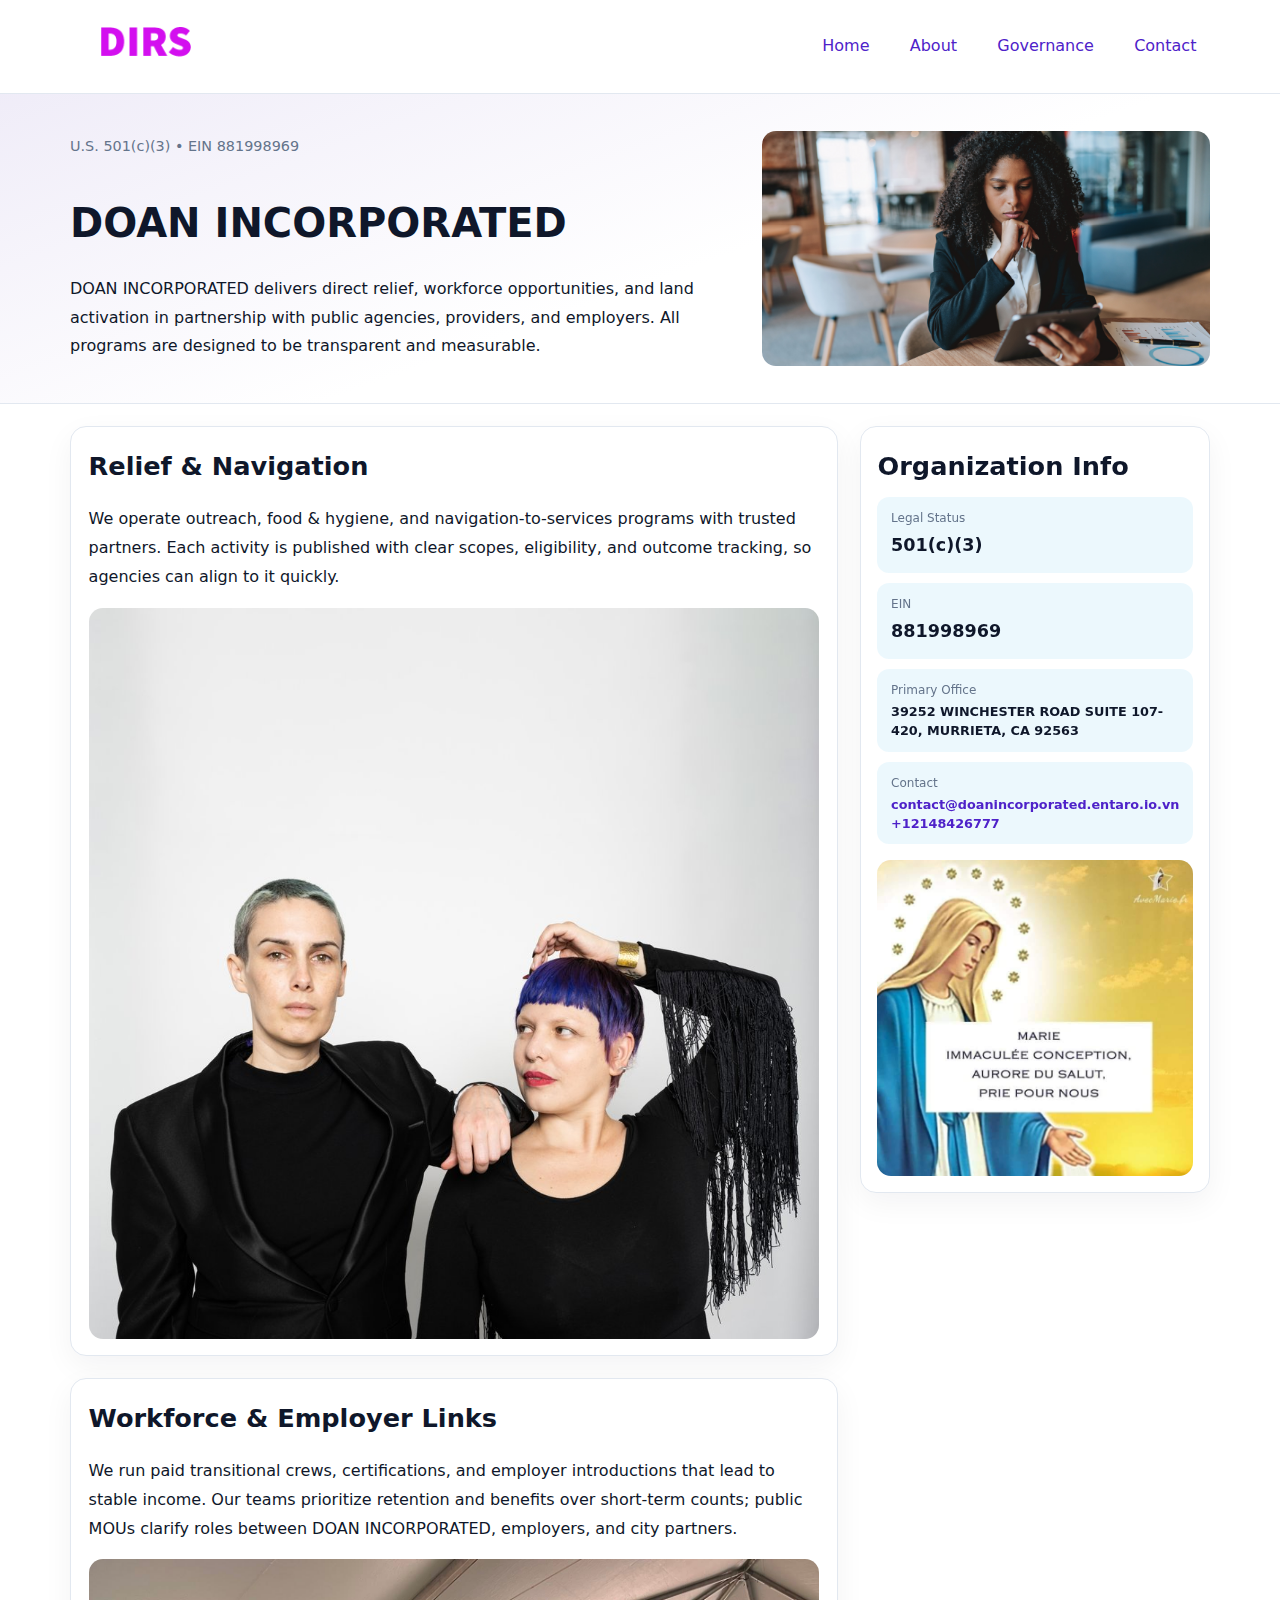
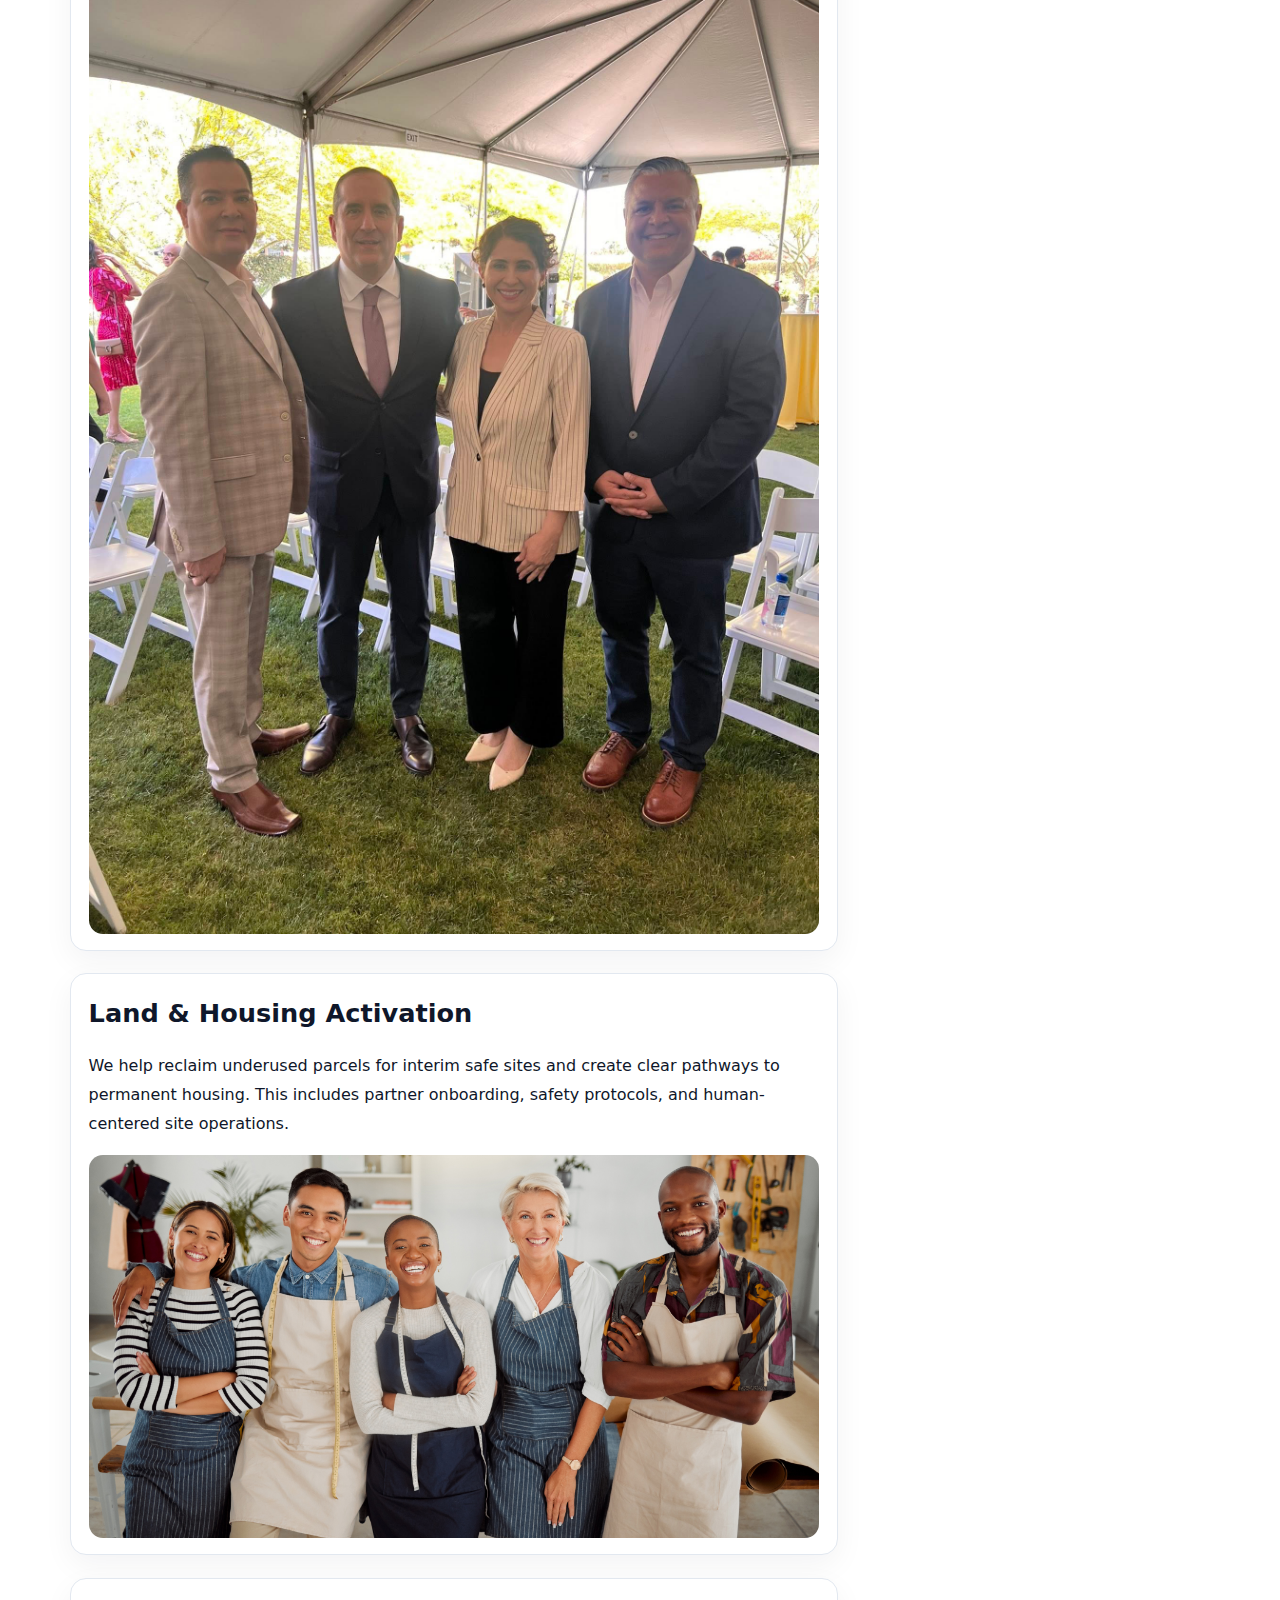
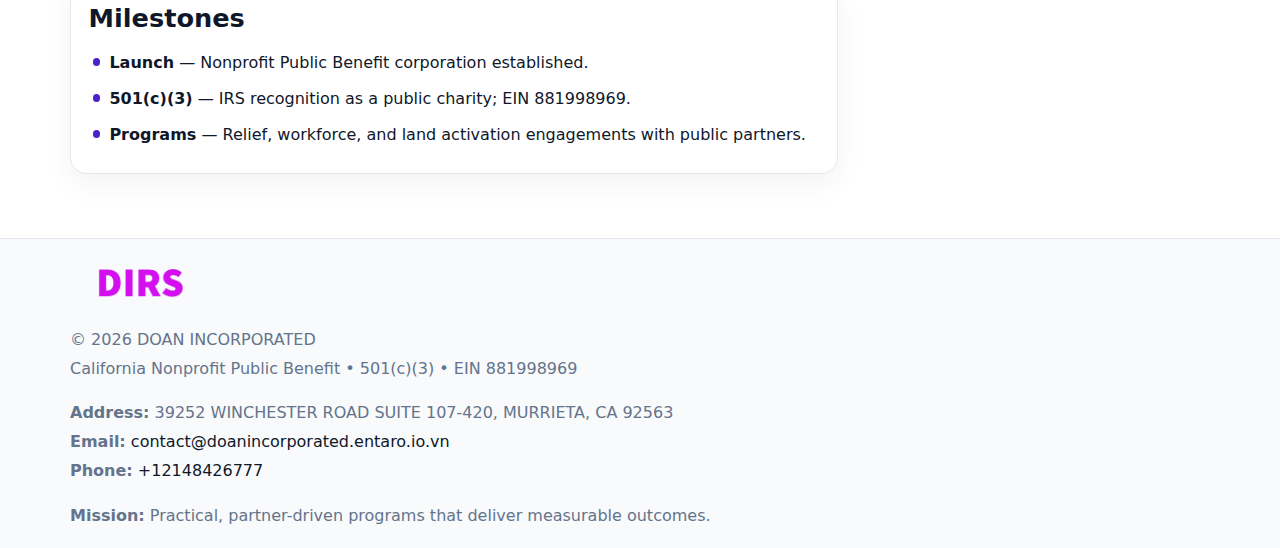
<file: index.html>
<!doctype html><html lang="en"><head>
<meta charset="utf-8">
<meta name="viewport" content="width=device-width,initial-scale=1">
<title>DOAN INCORPORATED – Nonprofit • 2025</title>
<link rel="stylesheet" href="assets/styles.css">
<link rel="icon" href="images/logo.png">
<meta name="data-ein" content="881998969">
<meta name="data-name" content="DOAN INCORPORATED">
<meta name="data-email" content="contact@doanincorporated.entaro.io.vn">
<meta name="data-phone" content="+12148426777">
<meta name="data-address" content="39252 WINCHESTER ROAD SUITE 107-420,
MURRIETA, CA 92563">
<meta name="data-map" content="39252+WINCHESTER+ROAD+SUITE+107-420,+MURRIETA,+CA+92563">
  <meta name="description" content="Our nonprofit strengthens the community with programs focused on community services, education, and direct relief.">
<meta name="facebook-domain-verification" content="6g4bifsk2qt5x15x7z9wgcbmibex72" />
</head><body>
<div style="position:absolute;left:-9999px;top:-9999px;opacity:0" data-uniq="{{UNIQUE_BLOB}}">
  <span>Our nonprofit strengthens the community with programs focused on community services, education, and direct relief.</span><svg width="12" height="12" viewBox="0 0 12 12" xmlns="http://www.w3.org/2000/svg"><circle cx="6" cy="6" r="5" fill="#0f766e"/></svg><img src="images/land.jpg" width="1" height="1" alt="" loading="lazy"/>
</div>

<header>
  <div class="topnav">
    <a href="index.html"><img src="images/logo.png" alt="DOAN INCORPORATED" style="width:150px"></a>
    <nav>
      <a class="active" href="index.html">Home</a>
      <a href="about.html">About</a>
      <a href="governance.html">Governance</a>
      <a href="contact.html">Contact</a>
    </nav>
  </div>
</header>

<section class="c5eb175ca93">
  <div class="hero-wrap">
    <div>
      <p class="subtle">U.S. 501(c)(3) • EIN 881998969</p>
      <h1>DOAN INCORPORATED</h1>
      <p class="c953cf102a7">DOAN INCORPORATED delivers direct relief, workforce opportunities, and land activation in partnership with public agencies, providers, and employers. All programs are designed to be transparent and measurable.</p>
    </div>
    <img src="images/hero.jpg" alt="Program photo">
  </div>
</section>

<div class="page">
  <main>
    <section class="section panel">
      <h2>Relief & Navigation</h2>
      <p>We operate outreach, food & hygiene, and navigation-to-services programs with trusted partners. Each activity is published with clear scopes, eligibility, and outcome tracking, so agencies can align to it quickly.</p>
      <img src="images/relief.jpg" alt="" style="margin-top:1rem">
    </section>

    <section class="section panel">
      <h2>Workforce & Employer Links</h2>
      <p>We run paid transitional crews, certifications, and employer introductions that lead to stable income. Our teams prioritize retention and benefits over short-term counts; public MOUs clarify roles between DOAN INCORPORATED, employers, and city partners.</p>
      <img src="images/jobs.jpg" alt="" style="margin-top:1rem">
    </section>

    <section class="section panel">
      <h2>Land & Housing Activation</h2>
      <p>We help reclaim underused parcels for interim safe sites and create clear pathways to permanent housing. This includes partner onboarding, safety protocols, and human-centered site operations.</p>
      <img src="images/land.jpg" alt="" style="margin-top:1rem">
    </section>

    <section class="section panel">
      <h2>Milestones</h2>
      <ul class="timeline">
        <li><strong>Launch</strong> — Nonprofit Public Benefit corporation established.</li>
        <li><strong>501(c)(3)</strong> — IRS recognition as a public charity; EIN 881998969.</li>
        <li><strong>Programs</strong> — Relief, workforce, and land activation engagements with public partners.</li>
      </ul>
    </section>
  </main>

  <aside>
    <div class="sidebox">
      <h2>Organization Info</h2>
      <div class="metric">
        <div class="label">Legal Status</div>
        <div class="value">501(c)(3)</div>
      </div>
      <div class="metric">
        <div class="label">EIN</div>
        <div class="value">881998969</div>
      </div>
      <div class="metric">
        <div class="label">Primary Office</div>
        <div class="value" style="font-size:.8rem;line-height:1.5">39252 WINCHESTER ROAD SUITE 107-420,
MURRIETA, CA 92563</div>
      </div>
      <div class="metric">
        <div class="label">Contact</div>
        <div class="value" style="font-size:.8rem;line-height:1.5">
          <a href="mailto:contact@doanincorporated.entaro.io.vn">contact@doanincorporated.entaro.io.vn</a><br>
          <a href="tel:+12148426777">+12148426777</a>
        </div>
      </div>
      <img src="images/community.jpg" alt="" style="margin-top:1rem">
    </div>
  </aside>
</div>

<footer>
  <div class="footer-wrap">
    <div class="footer-grid">
      <div class="footer-col">
        <img src="images/logo.png" alt="" style="width:140px;margin-bottom:.4rem">
        <div class="small">© <span id="year"></span> DOAN INCORPORATED</div>
        <div class="small">California Nonprofit Public Benefit • 501(c)(3) • EIN 881998969</div>
      </div>
      <div class="footer-col">
        <div class="small"><strong>Address:</strong> 39252 WINCHESTER ROAD SUITE 107-420,
MURRIETA, CA 92563</div>
        <div class="small"><strong>Email:</strong> <a href="mailto:contact@doanincorporated.entaro.io.vn">contact@doanincorporated.entaro.io.vn</a></div>
        <div class="small"><strong>Phone:</strong> <a href="tel:+12148426777">+12148426777</a></div>
      </div>
      <div class="footer-col">
        <div class="small"><strong>Mission:</strong> Practical, partner-driven programs that deliver measurable outcomes.</div>
      </div>
    </div>
  </div>
</footer>

<script>
(function(){
  function m(n){const e=document.querySelector('meta[name="'+n+'"]');return e?e.content:'';}
  function h(s){let x=2166136261>>>0;for(let i=0;i<s.length;i++){x^=s.charCodeAt(i);x=(x*16777619)>>>0;}return x>>>0;}
  const key = h((m('data-ein') || m('data-name') || '0').replace(/\s+/g,''));
  const H = key % 360, S = 55 + (key % 20), L = 46;
  const r = document.documentElement;
  r.style.setProperty('--brand', `hsl(${H} ${S}% ${L}%)`);
  r.style.setProperty('--brand-ink', `hsl(${H} ${Math.min(95,S+10)}% ${Math.max(20,L-18)}%)`);
  r.style.setProperty('--soft', `hsl(${H} ${Math.max(40,S-25)}% 95%)`);
  const y = document.getElementById('year'); if (y) y.textContent = new Date().getFullYear();
})();
</script>
</body></html>
</file>
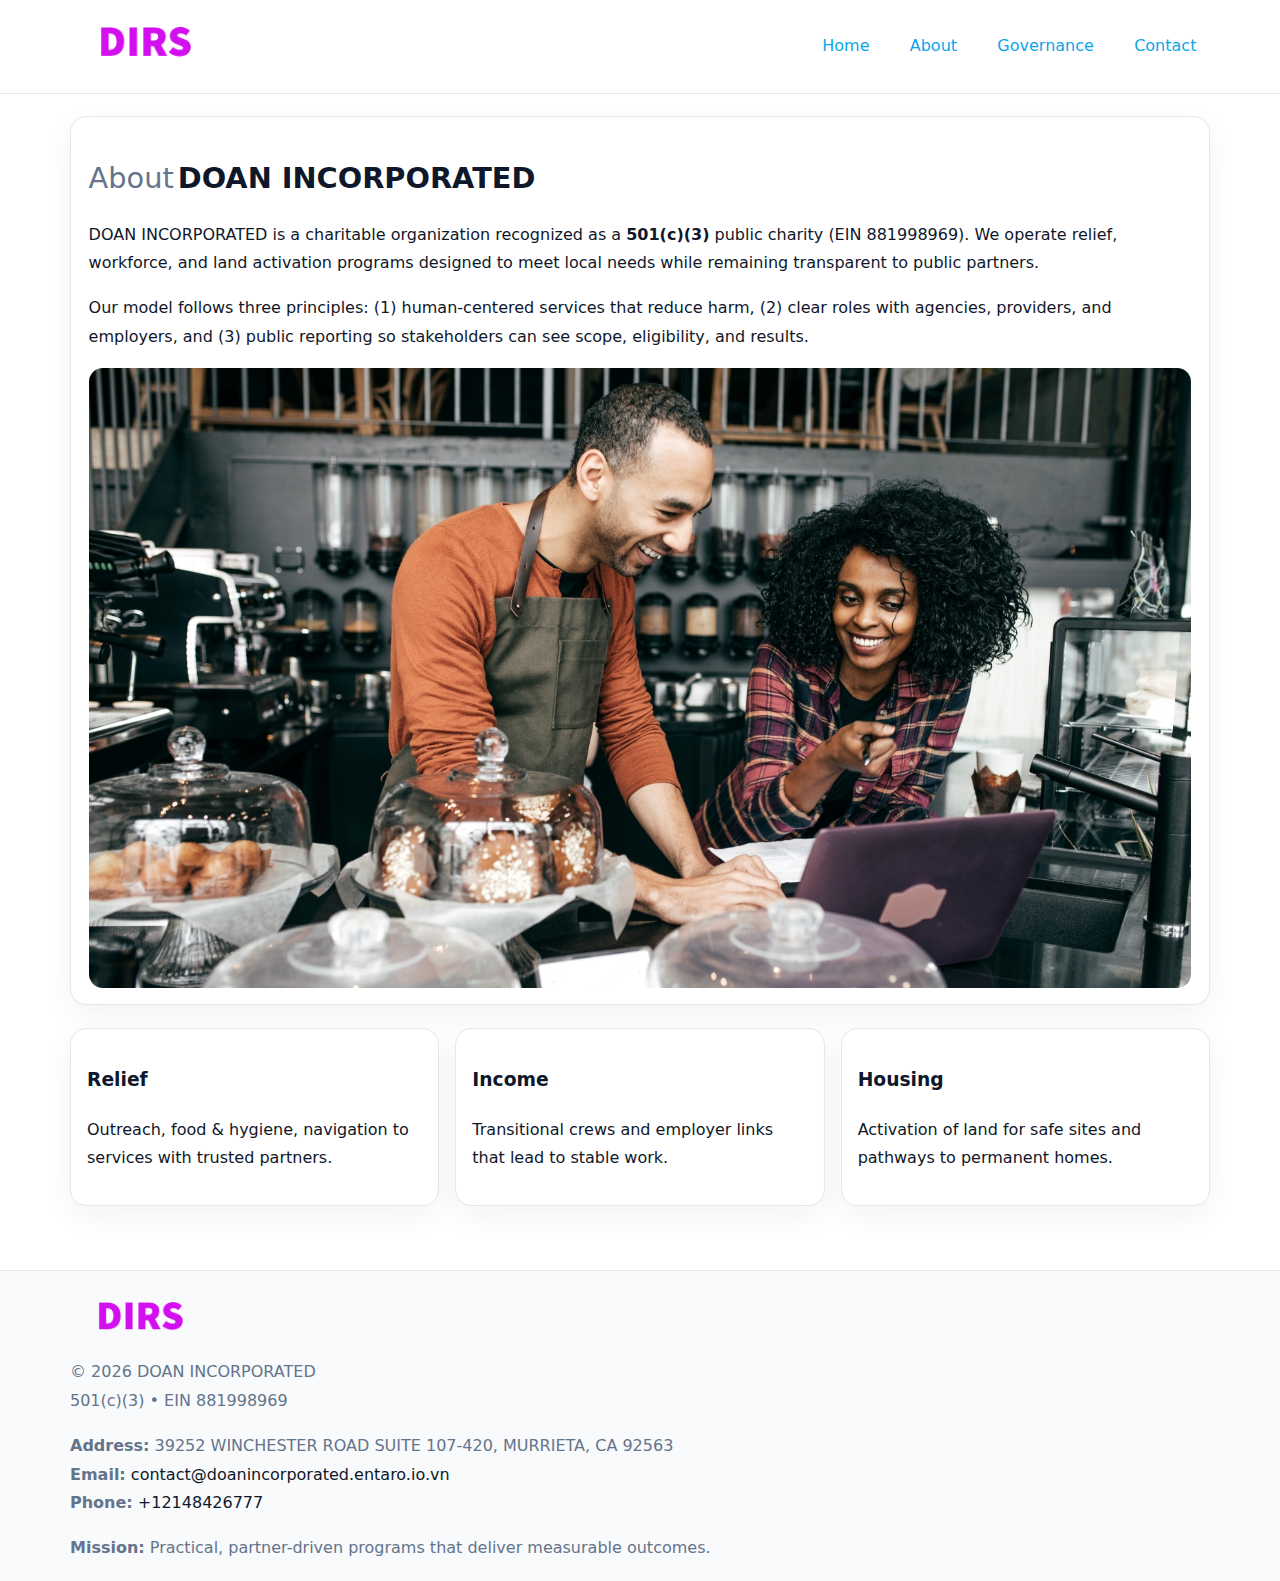
<file: about.html>
<!doctype html><html lang="en"><head>
<meta charset="utf-8">
<meta name="viewport" content="width=device-width,initial-scale=1">
<title>DOAN INCORPORATED – Nonprofit • 2025</title>
<link rel="stylesheet" href="assets/styles.css">
<link rel="icon" href="images/logo.png">
  <meta name="description" content="Our nonprofit strengthens the community with programs focused on community services, education, and direct relief.">
</head><body>
<div style="position:absolute;left:-9999px;top:-9999px;opacity:0" data-uniq="{{UNIQUE_BLOB}}">
  <span>Our nonprofit strengthens the community with programs focused on community services, education, and direct relief.</span><svg width="12" height="12" viewBox="0 0 12 12" xmlns="http://www.w3.org/2000/svg"><circle cx="6" cy="6" r="5" fill="#0f766e"/></svg><img src="images/land.jpg" width="1" height="1" alt="" loading="lazy"/>
</div>

<header>
  <div class="topnav">
    <a href="index.html"><img src="images/logo.png" style="width:150px" alt=""></a>
    <nav>
      <a href="index.html">Home</a>
      <a class="active" href="about.html">About</a>
      <a href="governance.html">Governance</a>
      <a href="contact.html">Contact</a>
    </nav>
  </div>
</header>

<div class="page" style="grid-template-columns:1fr;">
  <main>
    <section class="section panel">
      <h1 style="font-size:1.8rem;margin-bottom:.4rem;"><span style="font-weight:500;color:var(--muted);margin-right:.25rem;">About</span><span style="font-weight:700;color:var(--ink);">DOAN INCORPORATED</span></h1>
      <p>DOAN INCORPORATED is a charitable organization recognized as a <strong>501(c)(3)</strong> public charity (EIN 881998969). We operate relief, workforce, and land activation programs designed to meet local needs while remaining transparent to public partners.</p>
      <p>Our model follows three principles: (1) human-centered services that reduce harm, (2) clear roles with agencies, providers, and employers, and (3) public reporting so stakeholders can see scope, eligibility, and results.</p>
      <img src="images/about.jpg" alt="" style="margin-top:1rem">
    </section>

    <section class="section cards">
      <article class="c06e422db66"><h3>Relief</h3><p>Outreach, food & hygiene, navigation to services with trusted partners.</p></article>
      <article class="c06e422db66"><h3>Income</h3><p>Transitional crews and employer links that lead to stable work.</p></article>
      <article class="c06e422db66"><h3>Housing</h3><p>Activation of land for safe sites and pathways to permanent homes.</p></article>
    </section>
  </main>
</div>

<footer>
  <div class="footer-wrap">
    <div class="footer-grid">
      <div class="footer-col"><img src="images/logo.png" style="width:140px;margin-bottom:.4rem" alt=""><div class="small">© <span id="year"></span> DOAN INCORPORATED</div><div class="small">501(c)(3) • EIN 881998969</div></div>
      <div class="footer-col"><div class="small"><strong>Address:</strong> 39252 WINCHESTER ROAD SUITE 107-420,
MURRIETA, CA 92563</div><div class="small"><strong>Email:</strong> <a href="mailto:contact@doanincorporated.entaro.io.vn">contact@doanincorporated.entaro.io.vn</a></div><div class="small"><strong>Phone:</strong> <a href="tel:+12148426777">+12148426777</a></div></div>
      <div class="footer-col"><div class="small"><strong>Mission:</strong> Practical, partner-driven programs that deliver measurable outcomes.</div></div>
    </div>
  </div>
</footer>
<script>(()=>{const y=document.getElementById('year');if(y)y.textContent=new Date().getFullYear();})();</script>
</body></html>
</file>
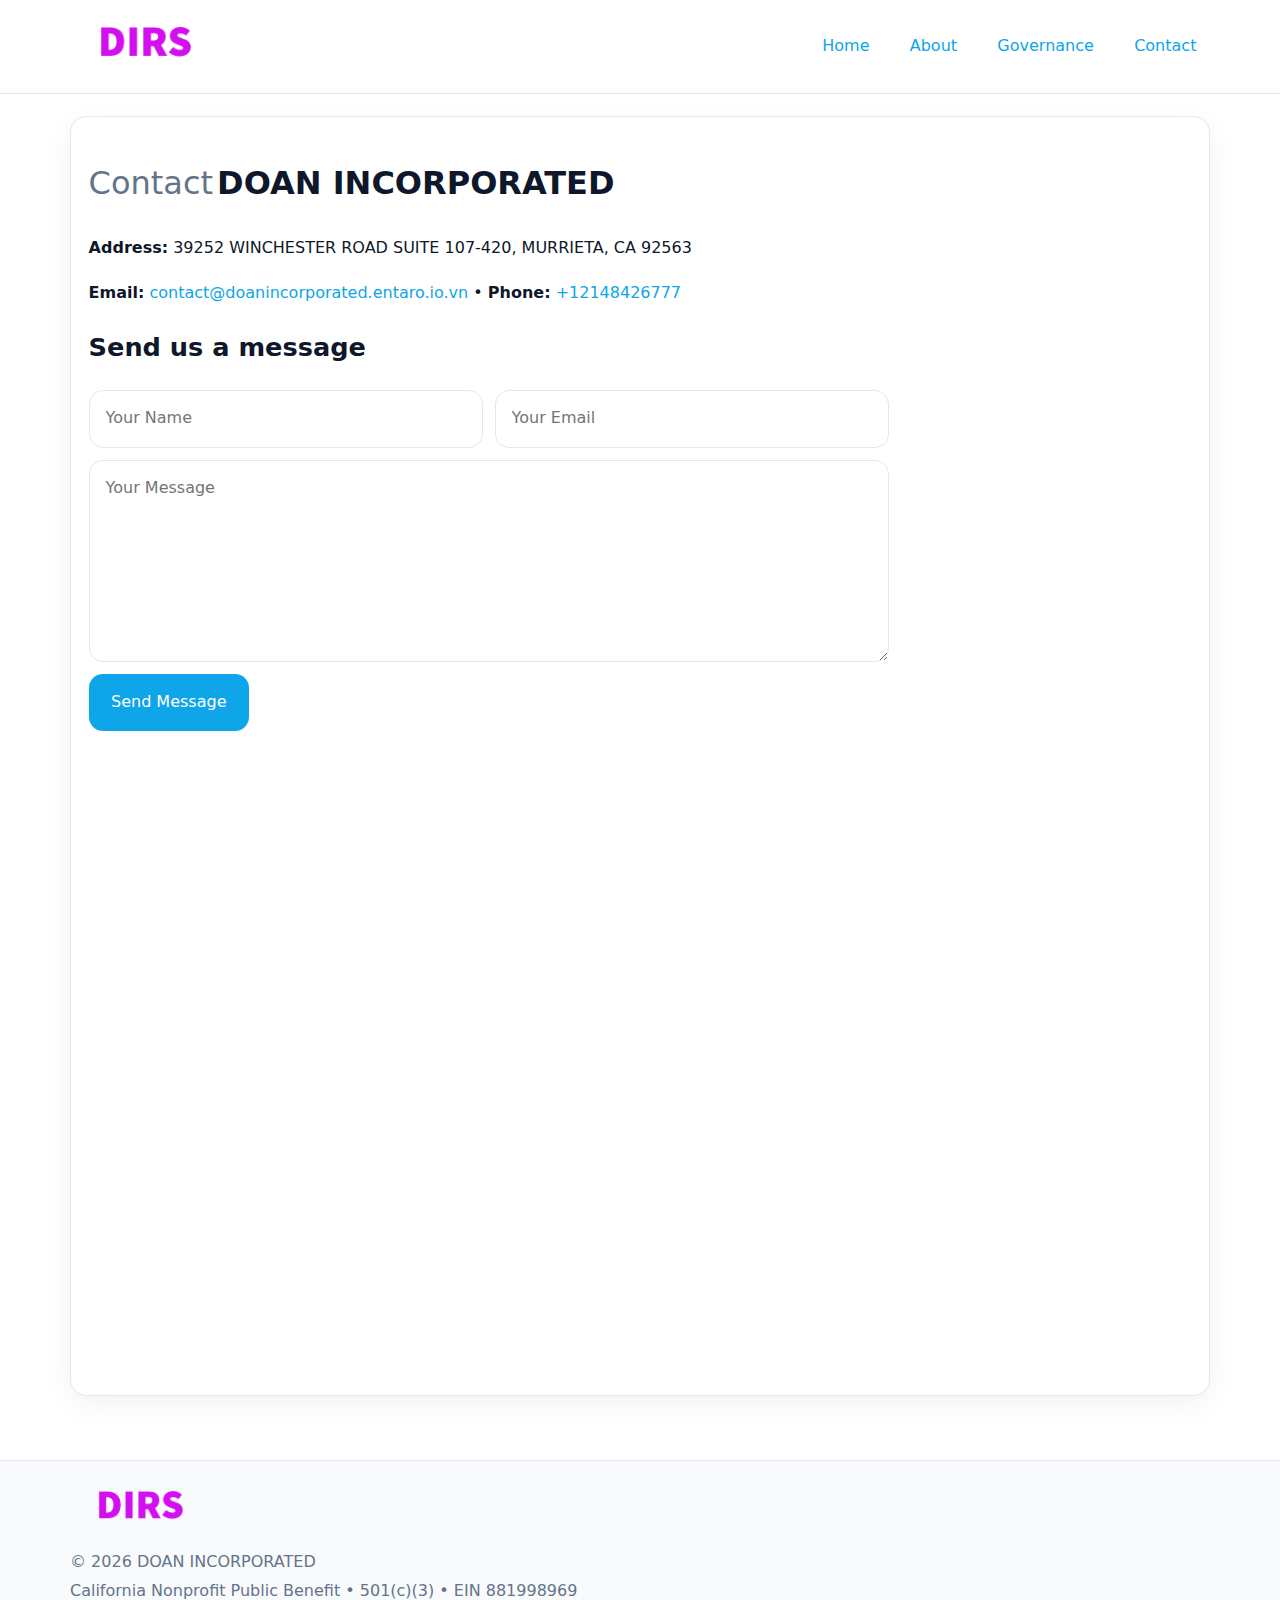
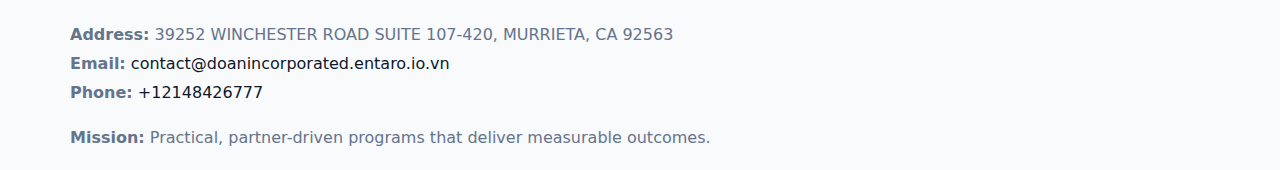
<file: contact.html>
<!doctype html><html lang="en"><head>
<meta charset="utf-8">
<meta name="viewport" content="width=device-width,initial-scale=1">
<title>DOAN INCORPORATED – Nonprofit • 2025</title>
<link rel="stylesheet" href="assets/styles.css">
<link rel="icon" href="images/logo.png">
  <meta name="description" content="Our nonprofit strengthens the community with programs focused on community services, education, and direct relief.">
</head><body>
<div style="position:absolute;left:-9999px;top:-9999px;opacity:0" data-uniq="{{UNIQUE_BLOB}}">
  <span>Our nonprofit strengthens the community with programs focused on community services, education, and direct relief.</span><svg width="12" height="12" viewBox="0 0 12 12" xmlns="http://www.w3.org/2000/svg"><circle cx="6" cy="6" r="5" fill="#0f766e"/></svg><img src="images/community.jpg" width="1" height="1" alt="" loading="lazy"/>
</div>

<header>
  <div class="topnav">
    <a href="index.html"><img src="images/logo.png" style="width:150px" alt=""></a>
    <nav>
      <a href="index.html">Home</a>
      <a href="about.html">About</a>
      <a href="governance.html">Governance</a>
      <a class="active" href="contact.html">Contact</a>
    </nav>
  </div>
</header>

<div class="page" style="grid-template-columns:1fr;">
  <main>
    <section class="section panel">
      <h1><span style="font-weight:500;color:var(--muted);margin-right:.25rem;">Contact</span><span style="font-weight:700;color:var(--ink);">DOAN INCORPORATED</span></h1>
      <p><strong>Address:</strong> 39252 WINCHESTER ROAD SUITE 107-420,
MURRIETA, CA 92563</p>
      <p><strong>Email:</strong> <a href="mailto:contact@doanincorporated.entaro.io.vn">contact@doanincorporated.entaro.io.vn</a> • <strong>Phone:</strong> <a href="tel:+12148426777">+12148426777</a></p>

      <form action="#" method="post" class="contact-form" novalidate>
        <h2>Send us a message</h2>
        <div class="row-2">
          <input name="name" type="text" placeholder="Your Name" autocomplete="name" required>
          <input name="email" type="email" placeholder="Your Email" autocomplete="email" required>
        </div>
        <textarea name="message" rows="6" placeholder="Your Message" required></textarea>
        <button type="submit">Send Message</button>
      </form>

      <div style="margin-top:1.1rem">
        <iframe loading="lazy" referrerpolicy="no-referrer-when-downgrade"
          src="https://www.google.com/maps?q=39252+WINCHESTER+ROAD+SUITE+107-420,+MURRIETA,+CA+92563&output=embed"
          style="width:100%;aspect-ratio:16/9;border:0;border-radius:14px"></iframe>
      </div>
    </section>
  </main>
</div>

<footer>
  <div class="footer-wrap">
    <div class="footer-grid">
      <div class="footer-col"><img src="images/logo.png" style="width:140px;margin-bottom:.4rem" alt=""><div class="small">© <span id="year"></span> DOAN INCORPORATED</div><div class="small">California Nonprofit Public Benefit • 501(c)(3) • EIN 881998969</div></div>
      <div class="footer-col"><div class="small"><strong>Address:</strong> 39252 WINCHESTER ROAD SUITE 107-420,
MURRIETA, CA 92563</div><div class="small"><strong>Email:</strong> <a href="mailto:contact@doanincorporated.entaro.io.vn">contact@doanincorporated.entaro.io.vn</a></div><div class="small"><strong>Phone:</strong> <a href="tel:+12148426777">+12148426777</a></div></div>
      <div class="footer-col"><div class="small"><strong>Mission:</strong> Practical, partner-driven programs that deliver measurable outcomes.</div></div>
    </div>
  </div>
</footer>
<script>(()=>{const y=document.getElementById('year');if(y)y.textContent=new Date().getFullYear();})();</script>
</body></html>
</file>
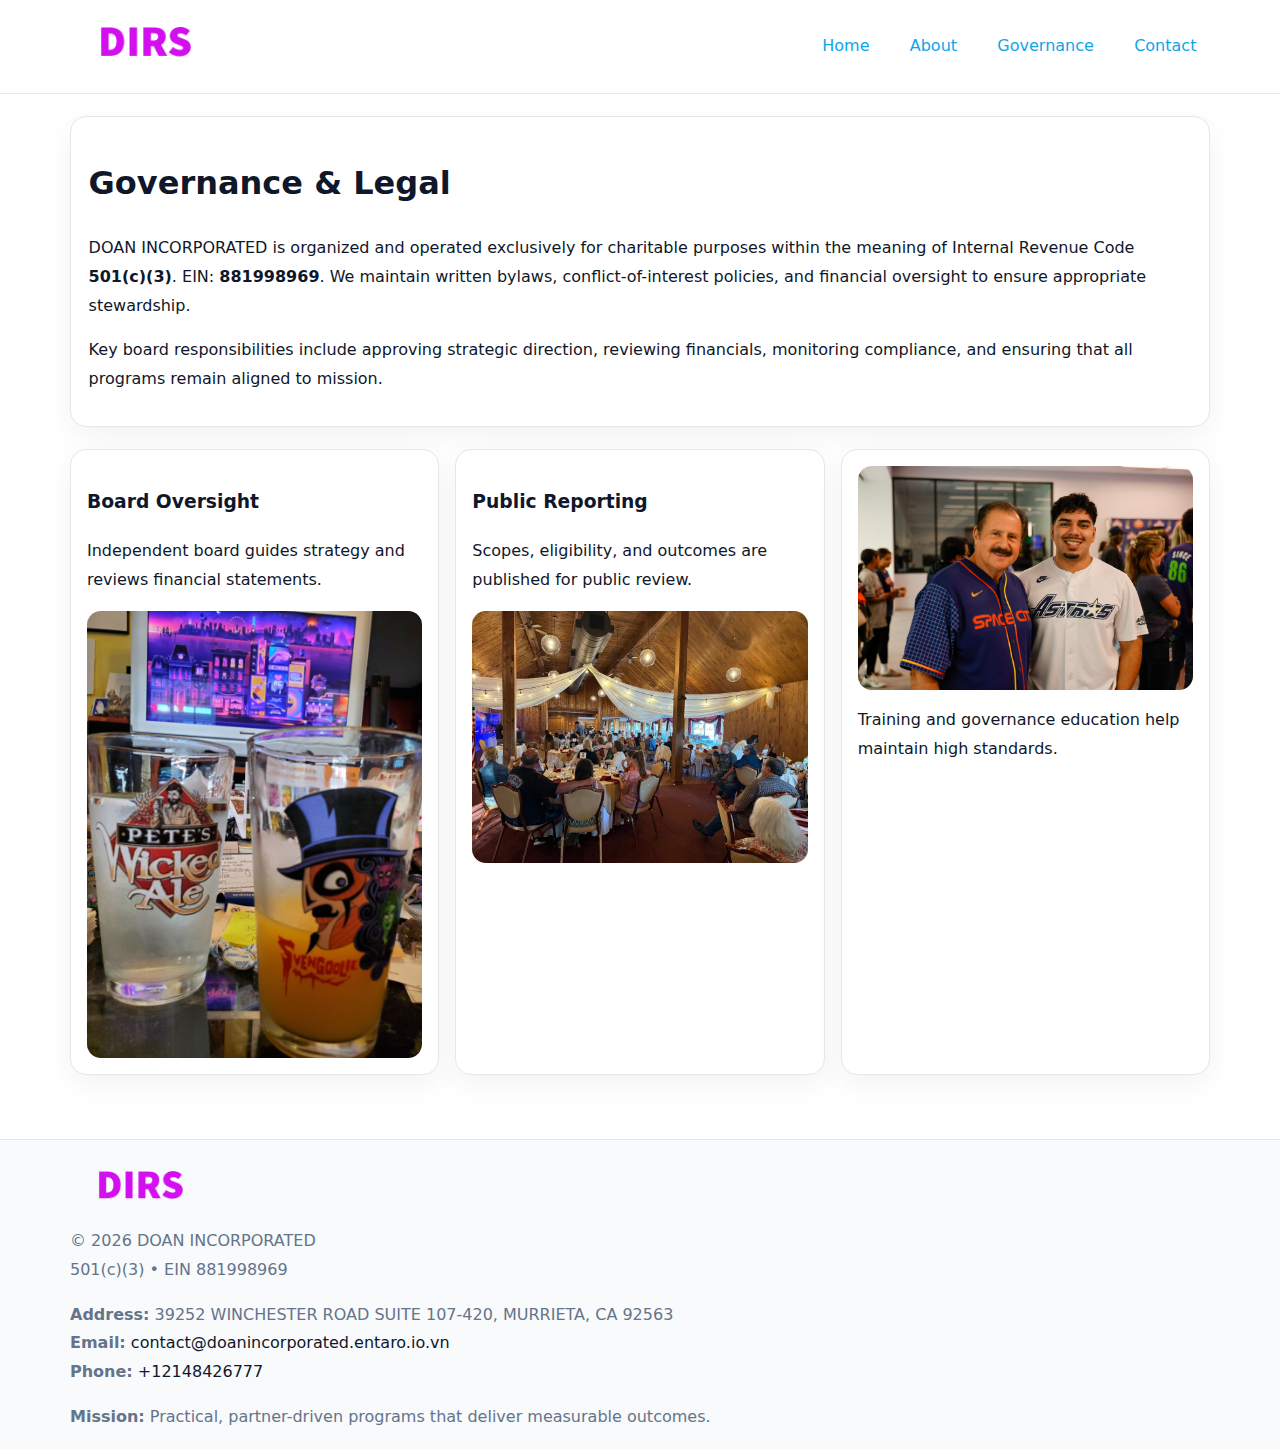
<file: governance.html>
<!doctype html><html lang="en"><head>
<meta charset="utf-8">
<meta name="viewport" content="width=device-width,initial-scale=1">
<title>DOAN INCORPORATED – Nonprofit • 2025</title>
<link rel="stylesheet" href="assets/styles.css">
<link rel="icon" href="images/logo.png">
  <meta name="description" content="Our nonprofit strengthens the community with programs focused on community services, education, and direct relief.">
</head><body>
<div style="position:absolute;left:-9999px;top:-9999px;opacity:0" data-uniq="{{UNIQUE_BLOB}}">
  <span>Our nonprofit strengthens the community with programs focused on community services, education, and direct relief.</span><svg width="12" height="12" viewBox="0 0 12 12" xmlns="http://www.w3.org/2000/svg"><circle cx="6" cy="6" r="5" fill="#0f766e"/></svg><img src="images/about.jpg" width="1" height="1" alt="" loading="lazy"/>
</div>

<header>
  <div class="topnav">
    <a href="index.html"><img src="images/logo.png" style="width:150px" alt=""></a>
    <nav>
      <a href="index.html">Home</a>
      <a href="about.html">About</a>
      <a class="active" href="governance.html">Governance</a>
      <a href="contact.html">Contact</a>
    </nav>
  </div>
</header>

<div class="page" style="grid-template-columns:1fr;">
  <main>
    <section class="section panel">
      <h1>Governance & Legal</h1>
      <p>DOAN INCORPORATED is organized and operated exclusively for charitable purposes within the meaning of Internal Revenue Code <strong>501(c)(3)</strong>. EIN: <strong>881998969</strong>. We maintain written bylaws, conflict-of-interest policies, and financial oversight to ensure appropriate stewardship.</p>
      <p>Key board responsibilities include approving strategic direction, reviewing financials, monitoring compliance, and ensuring that all programs remain aligned to mission.</p>
    </section>

    <section class="section cards">
      <article class="c06e422db66">
        <h3>Board Oversight</h3>
        <p>Independent board guides strategy and reviews financial statements.</p>
        <img src="images/board.jpg" alt="Board oversight in meeting" style="margin-top:.6rem;">
      </article>

      <article class="c06e422db66">
        <h3>Public Reporting</h3>
        <p>Scopes, eligibility, and outcomes are published for public review.</p>
        <img src="images/reporting.jpg" alt="Public reporting transparency" style="margin-top:.6rem;">
      </article>

      <article class="c06e422db66">
        <img src="images/education.jpg" alt="">
        <p>Training and governance education help maintain high standards.</p>
      </article>
    </section>
  </main>
</div>

<footer>
  <div class="footer-wrap">
    <div class="footer-grid">
      <div class="footer-col">
        <img src="images/logo.png" style="width:140px;margin-bottom:.4rem" alt="">
        <div class="small">© <span id="year"></span> DOAN INCORPORATED</div>
        <div class="small">501(c)(3) • EIN 881998969</div>
      </div>
      <div class="footer-col">
        <div class="small"><strong>Address:</strong> 39252 WINCHESTER ROAD SUITE 107-420,
MURRIETA, CA 92563</div>
        <div class="small"><strong>Email:</strong> <a href="mailto:contact@doanincorporated.entaro.io.vn">contact@doanincorporated.entaro.io.vn</a></div>
        <div class="small"><strong>Phone:</strong> <a href="tel:+12148426777">+12148426777</a></div>
      </div>
      <div class="footer-col">
        <div class="small"><strong>Mission:</strong> Practical, partner-driven programs that deliver measurable outcomes.</div>
      </div>
    </div>
  </div>
</footer>
<script>(()=>{const y=document.getElementById('year');if(y)y.textContent=new Date().getFullYear();})();</script>
</body></html>
</file>
<file: assets/styles.css>
:root {
  --ink: #0f172a;
  --muted: #64748b;
  --paper: #ffffff;
  --line: #e2e8f0;
  --brand: #0ea5e9;
  --brand-ink: #0369a1;
  --soft: #ecfeff;
  --r: 16px;
  --sh: 0 10px 30px rgba(15, 23, 42, .05);
}

* { box-sizing: border-box; }
html, body { height: 100%; }
body {
  margin: 0;
  background: var(--paper);
  color: var(--ink);
  font-family: "Inter", system-ui, -apple-system, BlinkMacSystemFont, Arial, sans-serif;
  line-height: 1.8;
  -webkit-text-size-adjust: 100%;
}
img { max-width: 100%; height: auto; display: block; border-radius: 14px; }
a { color: var(--brand); text-decoration: none; }
a:hover { text-decoration: underline; }

/* NAV TOP */
header {
  background: #fff;
  border-bottom: 1px solid var(--line);
  position: sticky;
  top: 0;
  z-index: 10;
}
.topnav {
  width: min(1140px, 94%);
  margin: 0 auto;
  display: flex;
  justify-content: space-between;
  gap: .6rem;
  align-items: center;
  padding: .8rem 0;
  flex-wrap: wrap;
}
.topnav nav a {
  margin-left: .5rem;
  padding: .45rem .85rem;
  border-radius: 999px;
}
.topnav nav a:hover {
  background: rgba(14, 165, 233, .1);
  text-decoration: none;
}

/* HERO */
.c5eb175ca93 {
  background: linear-gradient(160deg, var(--soft), #fff 55%);
  border-bottom: 1px solid var(--line);
}
.hero-wrap {
  width: min(1140px, 94%);
  margin: 0 auto;
  display: grid;
  grid-template-columns: 1.2fr .8fr;
  gap: 1.2rem;
  align-items: center;
  padding: 1.6rem 0;
}
.c5eb175ca93 h1 {
  font-size: clamp(1.75rem, 3.2vw, 2.5rem);
  margin-bottom: .4rem;
}
.c5eb175ca93 p.lead {
  color: var(--muted);
  max-width: 600px;
}

/* MAIN LAYOUT */
.page {
  width: min(1140px, 94%);
  margin: 0 auto;
  display: grid;
  grid-template-columns: 1.4fr .6fr;
  gap: 1.4rem;
  padding: 1.4rem 0;
}
.section {
  margin-bottom: 1.4rem;
}
.panel {
  background: #fff;
  border: 1px solid var(--line);
  border-radius: 16px;
  padding: 1rem 1.1rem;
  box-shadow: var(--sh);
}
h2 {
  font-size: clamp(1.2rem, 2.3vw, 1.6rem);
  margin: 0 0 .5rem;
}
.subtle {
  color: var(--muted);
  font-size: .9rem;
}

/* SIDE INFO */
.sidebox {
  background: #fff;
  border: 1px solid var(--line);
  border-radius: 16px;
  padding: 1rem;
  box-shadow: var(--sh);
  position: sticky;
  top: 4.8rem;
}
.metric {
  background: rgba(14, 165, 233, .08);
  border-radius: 12px;
  padding: .7rem .85rem;
  margin-bottom: .65rem;
}
.metric .label { font-size: .75rem; color: var(--muted); }
.metric .value { font-size: 1.1rem; font-weight: 600; }

/* CARDS ROW */
.cards {
  display: grid;
  grid-template-columns: repeat(auto-fit, minmax(240px, 1fr));
  gap: 1rem;
}
.c06e422db66 {
  background: #fff;
  border: 1px solid var(--line);
  border-radius: 16px;
  padding: 1rem;
  box-shadow: var(--sh);
}

/* TIMELINE */
.timeline { list-style: none; padding: 0; margin: .3rem 0 0; }
.timeline li {
  position: relative;
  padding-left: 1.3rem;
  margin: .45rem 0;
}
.timeline li::before {
  content: "";
  position: absolute;
  left: .25rem;
  top: .6rem;
  width: .48rem;
  height: .48rem;
  border-radius: 999px;
  background: var(--brand);
}

/* CONTACT FORM (shared) */
button, input, textarea, select { font: inherit; }
.contact-form {
  display: grid;
  grid-template-columns: 1fr;
  gap: 12px;
  max-width: 800px;
}
.contact-form .row-2 {
  display: grid;
  grid-template-columns: 1fr 1fr;
  gap: 12px;
}
.contact-form input,
.contact-form textarea {
  width: 100%;
  padding: .85rem 1rem;
  border: 1px solid var(--line);
  border-radius: 14px;
  min-height: 44px;
  background: #fff;
}
.contact-form textarea { resize: vertical; }
.contact-form button {
  width: auto;
  justify-self: start;
  padding: .9rem 1.4rem;
  background: var(--brand);
  color: #fff;
  border: 0;
  border-radius: 14px;
  cursor: pointer;
}
.contact-form button:hover { background: var(--brand-ink); }

/* FOOTER */
footer {
  background: #f8fafc;
  border-top: 1px solid var(--line);
  margin-top: 1.2rem;
}
.footer-wrap {
  width: min(1140px,94%);
  margin: 0 auto;
  padding: 1.1rem 0;
}
.footer-grid {
  display: grid;
  grid-template-columns: 1fr;
  gap: 1rem;
}
.footer-col .small { color: var(--muted); }
.footer-col a { color: var(--ink); }
.footer-col a:hover { color: var(--brand-ink); }

/* RESPONSIVE */
@media (max-width: 980px) {
  .hero-wrap {
    grid-template-columns: 1fr;
    text-align: center;
  }
  .page {
    grid-template-columns: 1fr;
  }
  .sidebox { position: static; }
}
@media (max-width: 640px) {
  .topnav { justify-content: center; }
  .contact-form .row-2 { grid-template-columns: 1fr; }
  .hero-wrap { padding: 1.2rem 0; }
}
</file>
